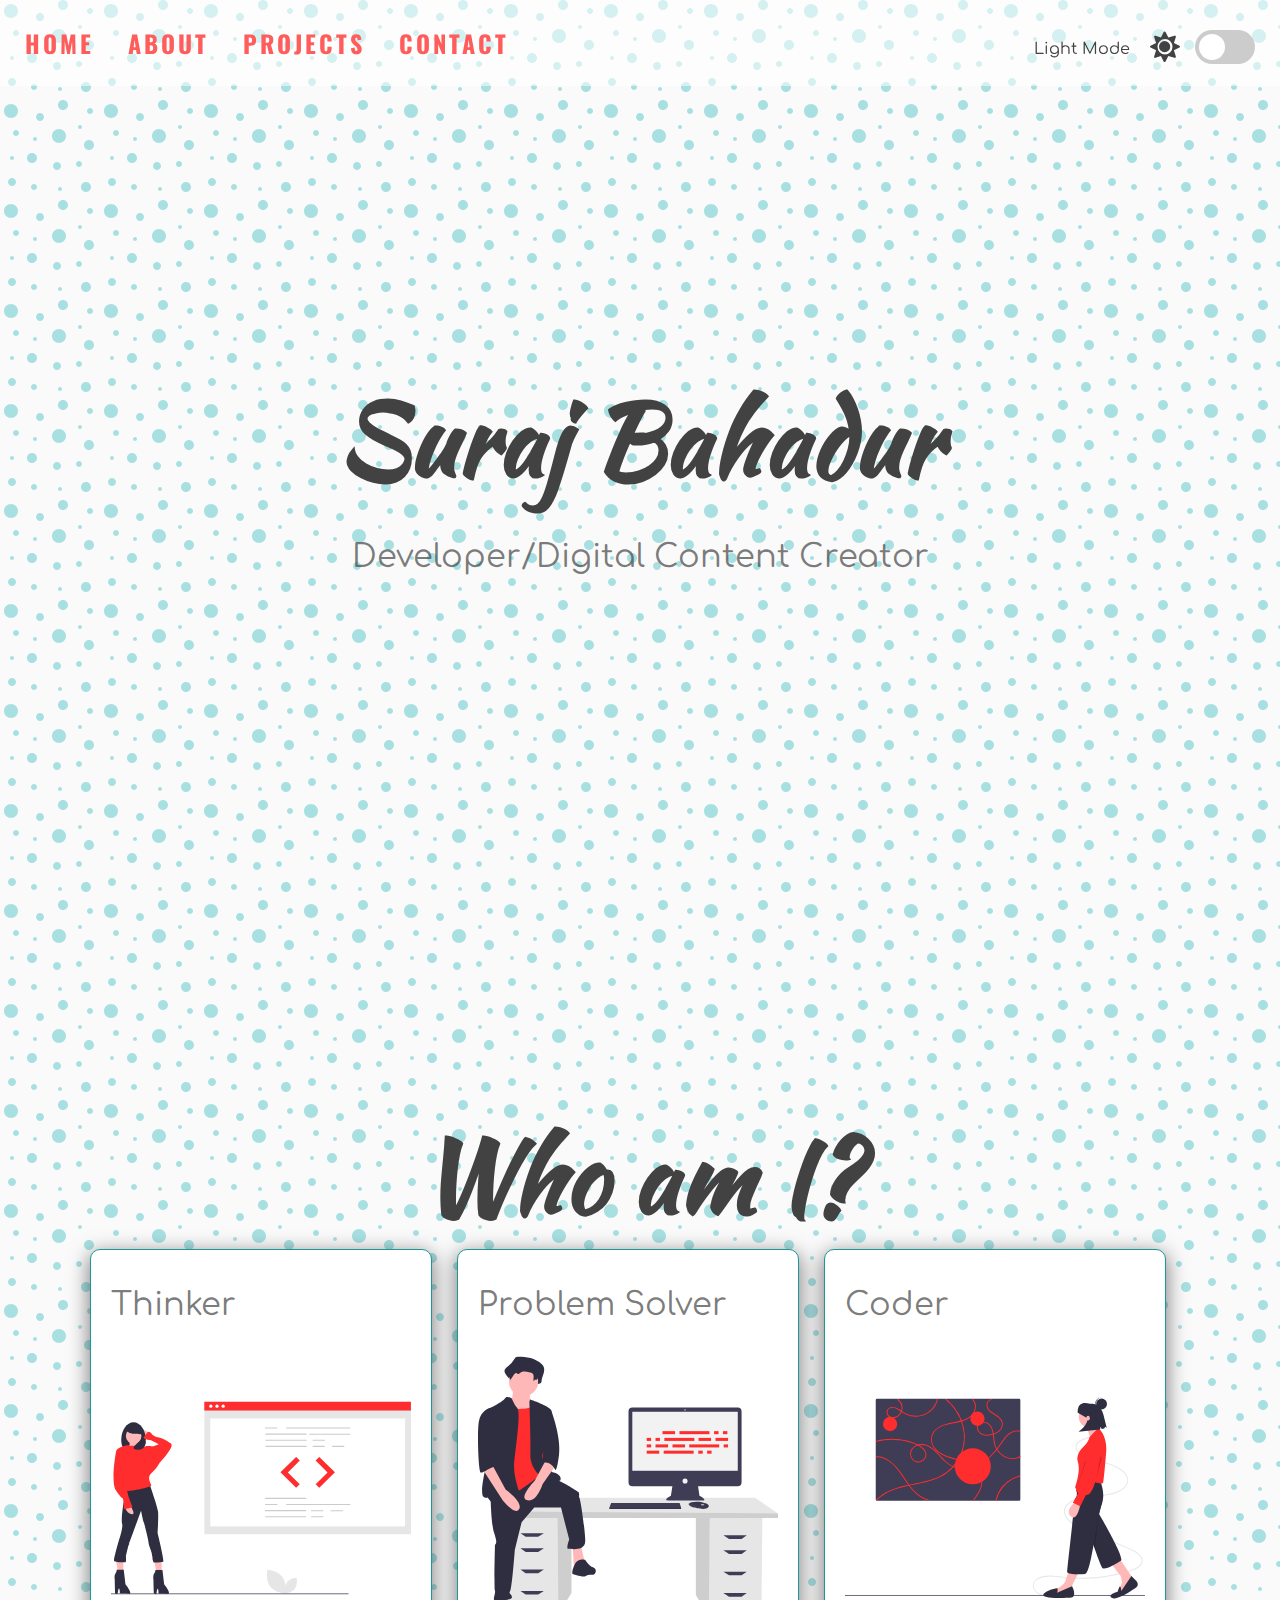
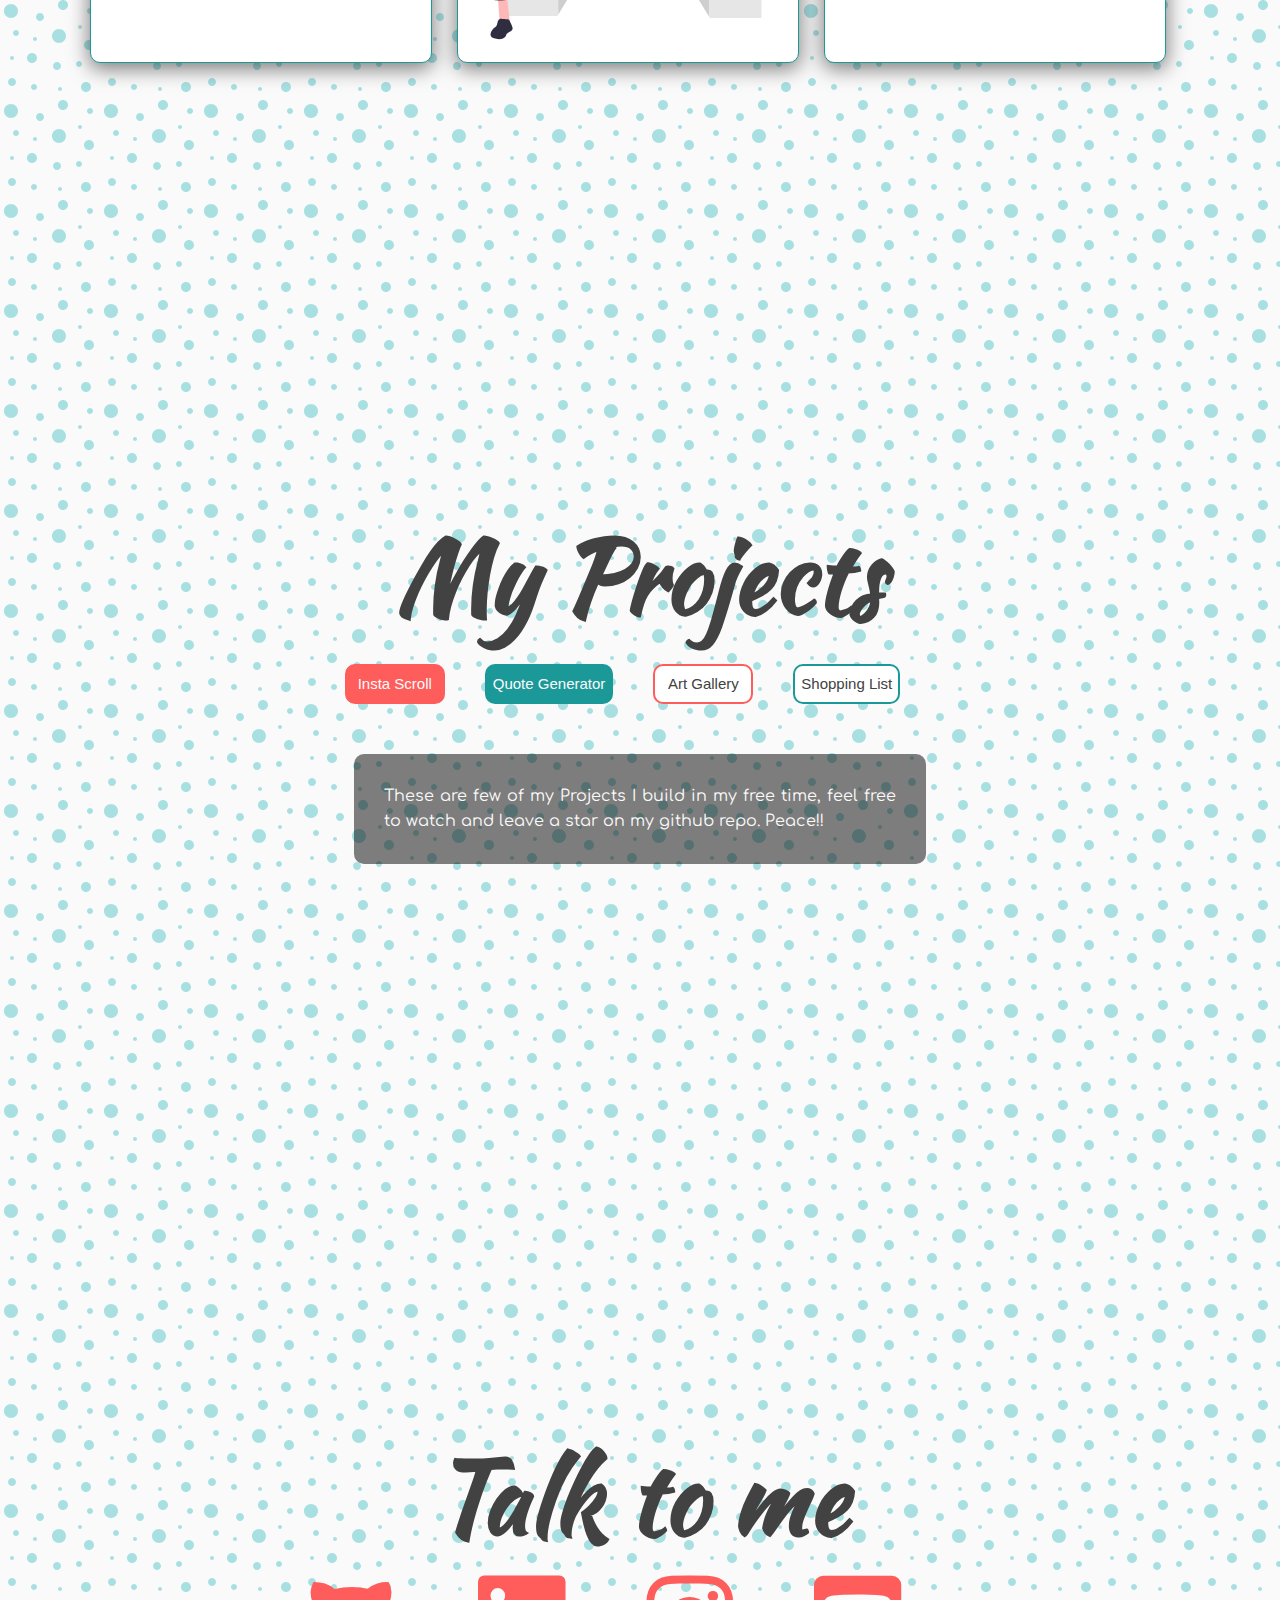
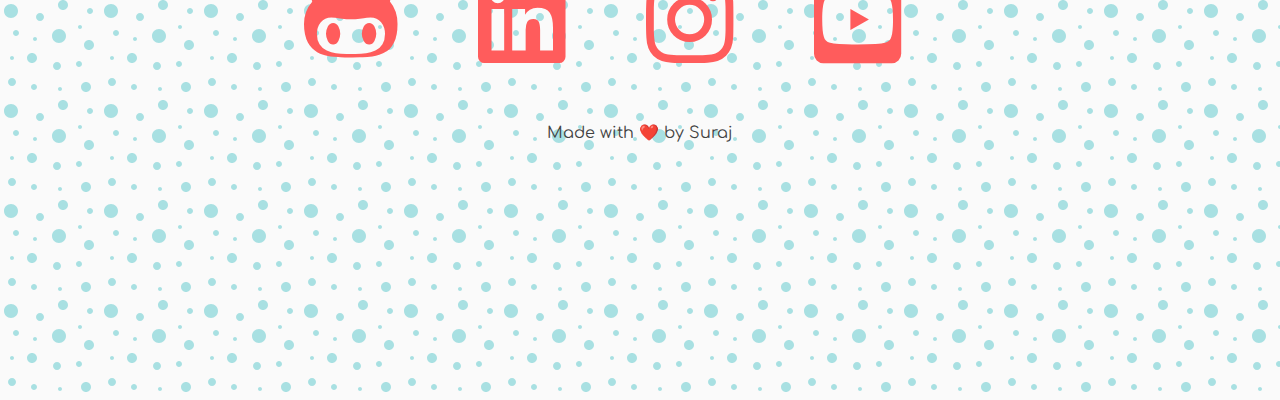
<file: dark-mode/index.html>
<!DOCTYPE html>
<html lang="en">
<head>
    <meta charset="UTF-8">
    <meta name="viewport" content="width=device-width, initial-scale=1.0">
    <title>Dark Mode</title>
    <link rel="icon" type="image/png" href="favicon.png">
    <link rel="stylesheet" href="https://cdnjs.cloudflare.com/ajax/libs/font-awesome/5.10.2/css/all.min.css"/>
    <link rel="stylesheet" href="style.css">
</head>
<body>

    <div class="theme-switch-wrapper">
        <span id="toggle-icon">
            <span class="toggle-text">Light Mode</span>
            <i class="fas fa-sun"></i>
        </span>
        <label class="theme-switch">
            <input type="checkbox">
            <div class="slider round"></div>
        </label>
    </div>

    <nav id="nav">
        <a href="#home">HOME</a>
        <a href="#about">ABOUT</a>
        <a href="#projects">PROJECTS</a>
        <a href="#contact">CONTACT</a>
    </nav>

    <section id="home">
        <div class="title-group">
            <h1>Suraj Bahadur</h1>
            <h2>Developer/Digital Content Creator</h2>
        </div>
    </section>

    <section id="about">
        <h1>Who am I?</h1>
        <div class="about-container">
            <div class="image-container">
                <h2>Thinker</h2>
                <img src="img/undraw_proud_coder_light.svg" alt="Proud" id="image1">
            </div>
            <div class="image-container">
                <h2>Problem Solver</h2>
                <img src="img/undraw_feeling_proud_light.svg" alt="Feelin" id="image2">
            </div>
            <div class="image-container">
                <h2>Coder</h2>
                <img src="img/undraw_conceptual_idea_light.svg" alt="Idea" id="image3">
            </div>


            
                
        </div>
    </section>

    <section id="projects">
        <h1>My Projects</h1>
        <div class="buttons">
            <a href="https://surajbahadur591.github.io/intermediate-js-projects/insta-scroll/" target="_blank"><button class="primary">Insta Scroll</button></a>

            <a href="https://surajbahadur591.github.io/intermediate-js-projects/quote-generator/" target="_blank"><button class="secondary">Quote Generator</button></a>

            <a href="https://surajbahadur591.github.io/anime-gallery/" target="_blank"><button class="outline">Art Gallery</button></a>

            <a href="https://surajbahadur591.github.io/shopping-list/" target="_blank"><button class="secondary outline">Shopping List</button></a>


            
            <!-- <button class="primary" disabled>Disabled</button> -->
            
            
            <!-- <button class="outline" disabled>Disabled</button> -->

        </div>

        <div class="text-box" id="text-box">
            <p>These are few of my Projects I build in my free time, feel free to watch and leave a star on my github repo. Peace!!</p>
        </div>
    </section>

    <section id="contact">
        <h1>Talk to me</h1>
        <div class="social-icons">
          <a href="https://github.com/surajbahadur591" target="_blank"><i class="fab fa-github-alt"></i> </a> 
          <a href="https://www.linkedin.com/in/surajbahadur/" target="_blank"><i class="fab fa-linkedin"></i> </a>
          <a href="https://www.instagram.com/surajbahadur58/" target="_blank"><i class="fab fa-instagram"></i> </a>
          <a href="https://www.youtube.com/SurajBahadur" target="_blank"><i class="fab fa-youtube-square"></i></i> </a> 
            
            
            
        </div>

        <h2 text-align = "centre"></h2>Made with ❤️ by Suraj</h2>
    </section>

    

    <!-- Script -->
    <script src="script.js"></script>
</body>
</html>
</file>
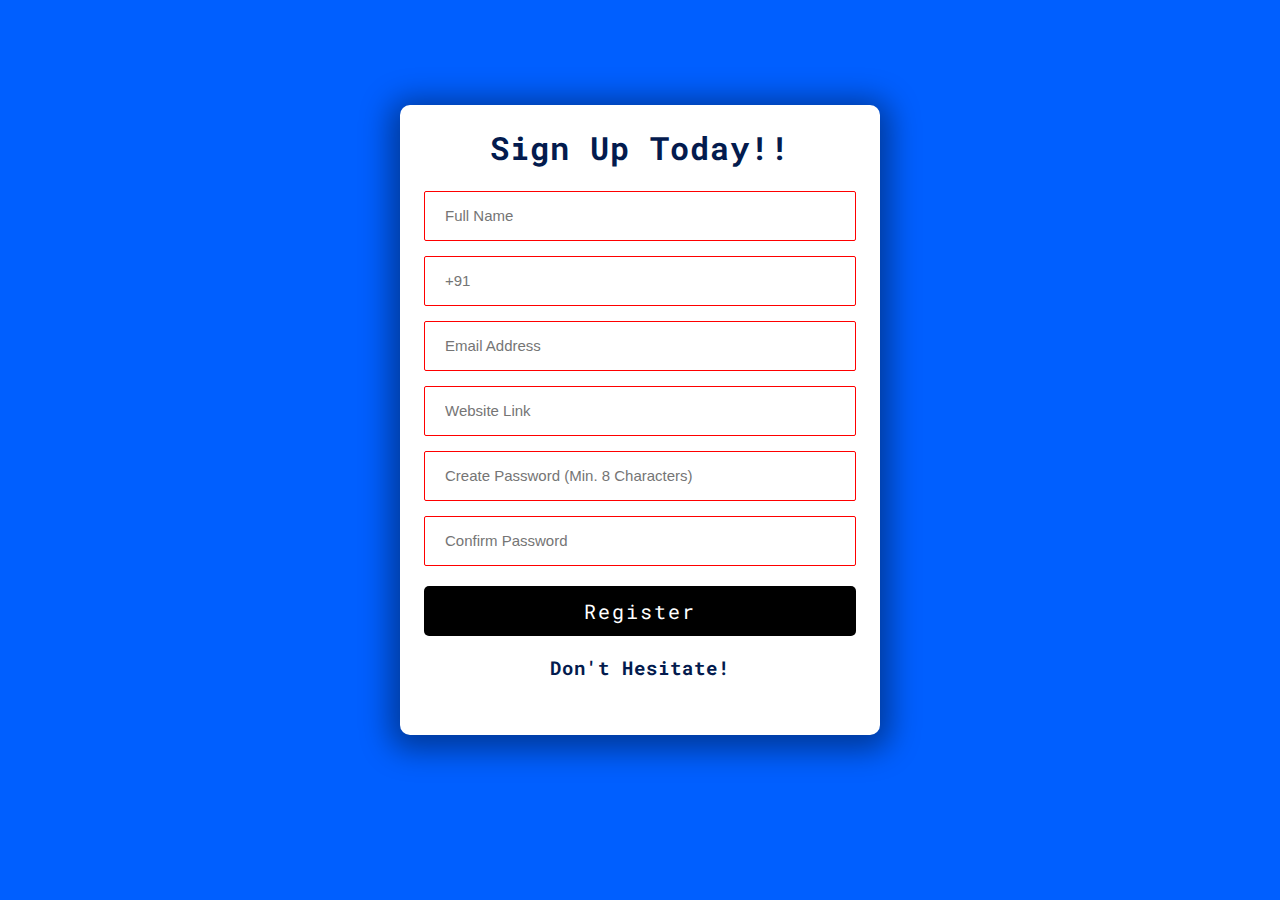
<file: form-validation/index.html>
<!DOCTYPE html>
<html lang="en">
<head>
    <meta charset="UTF-8">
    <meta name="viewport" content="width=device-width, initial-scale=1.0">
    <title>Form Validation</title>
    <link rel="icon" type="image/png" href="https://www.google.com/s2/favicons?domain=cdnjs.com">
    <!-- cdn from cdnjs.com -->
    <link rel="stylesheet" href="style.css">
    
</head>
<body>
    <!-- get logos/icon from fontawesome  -->
    <div class="container">
        <h1>Sign Up Today!!</h1>
        <form id="form" >
            <div class="form-group">
                <!-- <label for="name">Full Name</label> -->
                <input minlength="3" maxlength="100" required type="text" id="name" placeholder="Full Name">
           </div>
           <div class="form-group">
            <!-- <label for="phone">Phone Number</label> -->
            <input pattern="[0-9]{10}" required type="tel" id="phone" placeholder="+91">
       </div>

       <div class="form-group">
        <!-- <label for="email">Email Address</label> -->
        <input required type="email" id="email" placeholder="Email Address">
        </div>


        <div class="form-group">
            <!-- <label for="website">website</label> -->
            <input required type="url" id="website" placeholder="Website Link">
       </div>


       <div class="form-group">
        <!-- <label for="password1">Create Password</label> -->
        <input pattern="(?=.*[0-9])(?=.*[a-z])(?=.*[A-Z])(?=.*[!@#$%^&]).{8,32}$" required type="password" id="password1" placeholder="Create Password (Min. 8 Characters)"
        title="include atleast 1 Uppercase, atleast 1 lowercase, atleast one number and a special character ">
   </div>


   <div class="form-group">
    <!-- <label for="password2">Confirm Password</label> -->
    <input attern="(?=.*[0-9])(?=.*[a-z])(?=.*[A-Z])(?=.*[!@#$%^&]).{8,32}$" required type="password" id="password2" placeholder="Confirm Password">
</div>

<button type="submit">Register</button>

        </form>
        <!-- ERROR/SUCCESS -->
        <div id="message-container">
            <h3 id="message">Don't Hesitate!</h3>
        </div>
    </div>
    <script src="script.js"></script>
</body>
</html>
</file>
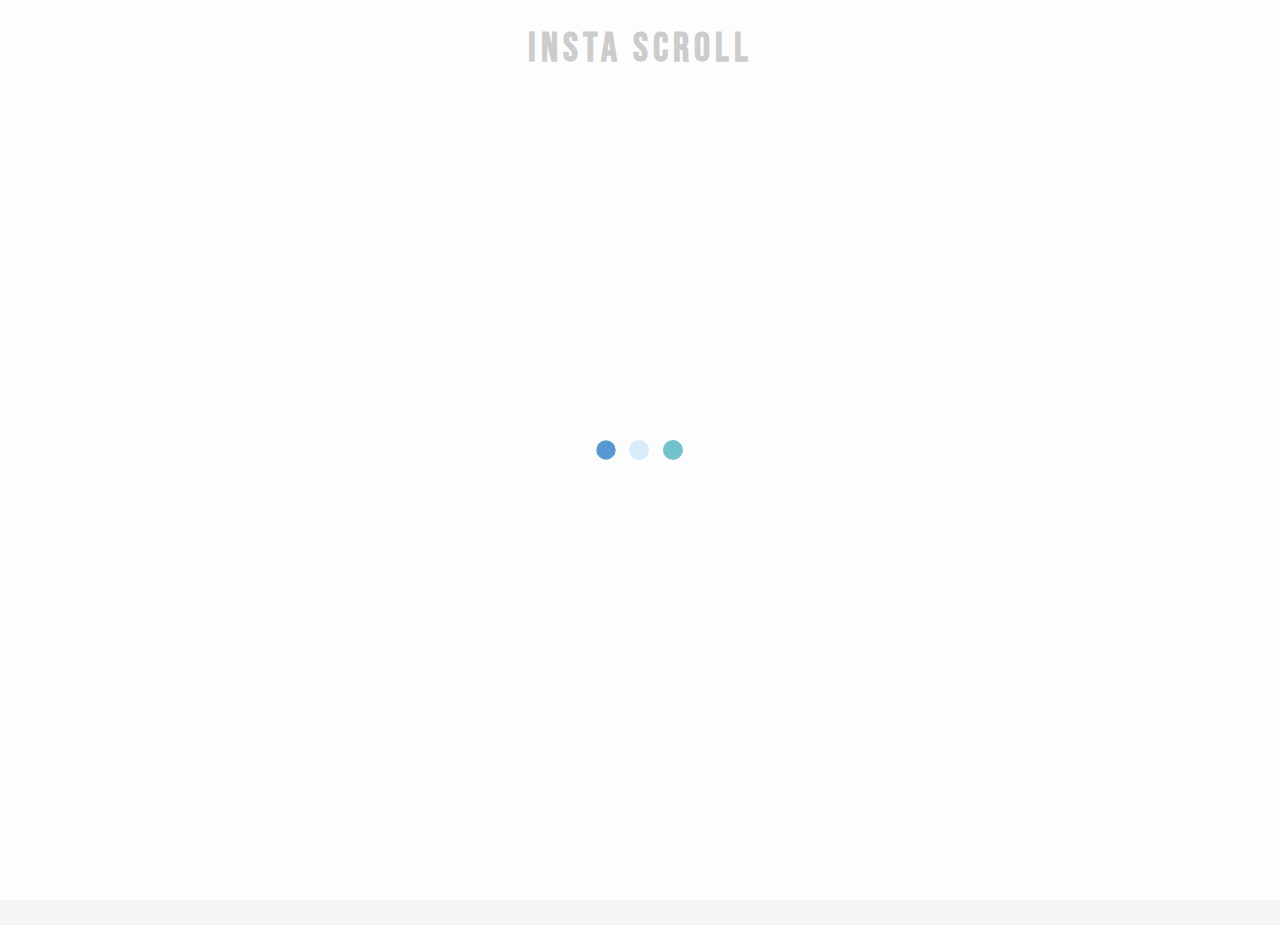
<file: insta-scroll/index.html>
<!DOCTYPE html>
<html lang="en">
<head>
    <meta charset="UTF-8">
    <meta name="viewport" content="width=device-width, initial-scale=1.0">
    <title>Insta Scroll</title>
    <link rel="icon" type="image/png" href="https://www.google.com/s2/favicons?domain=cdnjs.com">
    <!-- cdn from cdnjs.com -->
    <link href="https://fonts.googleapis.com/css2?family=Bebas+Neue&display=swap" rel="stylesheet">
    <link rel="stylesheet" href="style.css">
    
</head>
<body>
    <h1>INSTA SCROLL</h1>
    <div class="loader" id="loader">
        <img src="loader.svg" alt="loader">
    </div>

    <div class="image-container" id="image-container">
        
        
    </div>
   
    
    <script src="script.js"></script>
</body>
</html>
</file>
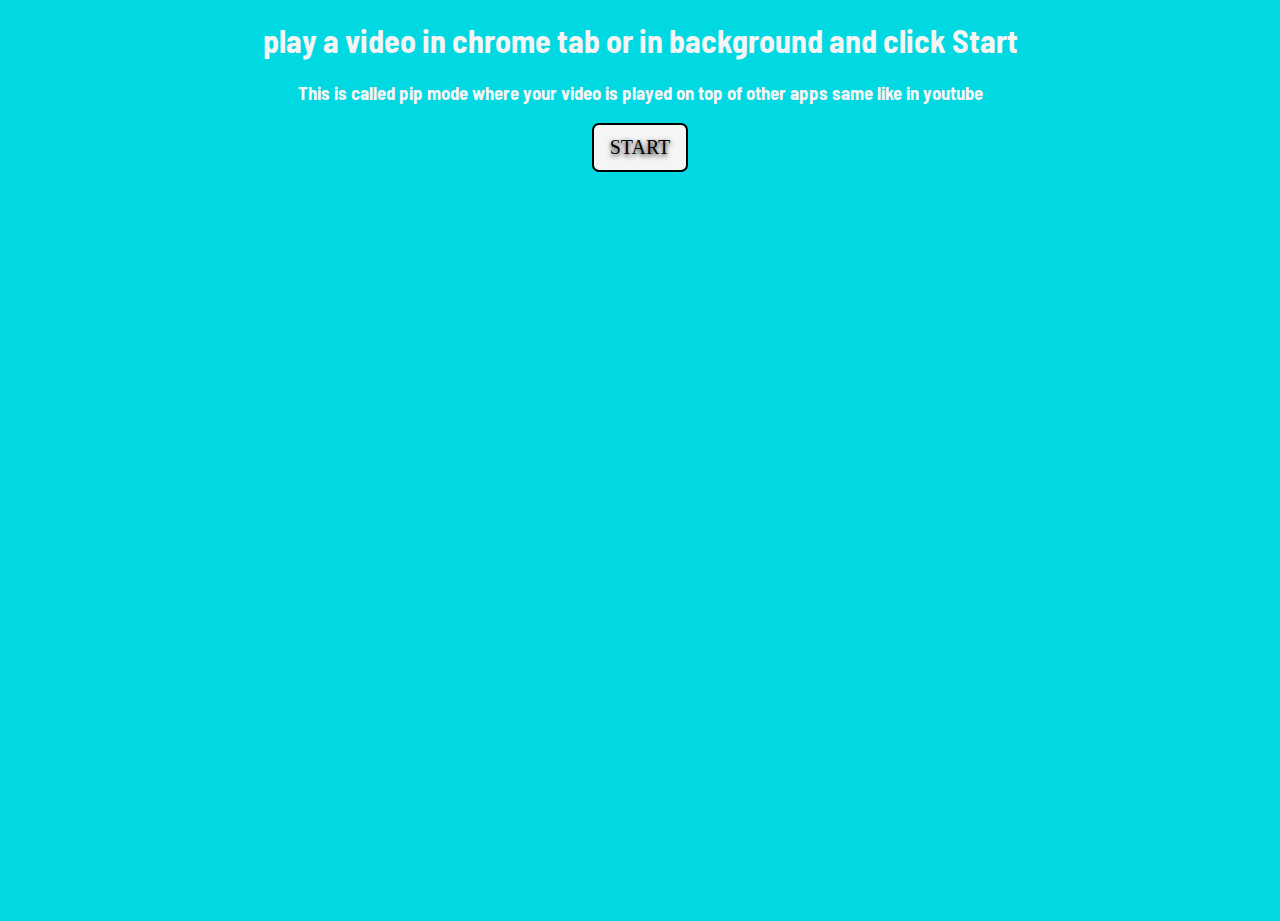
<file: picture-in-picture/index.html>
<!DOCTYPE html>
<html lang="en">
<head>
    <meta charset="UTF-8">
    <meta name="viewport" content="width=device-width, initial-scale=1.0">
    <title>Picture in Picture</title>
    <link rel="icon" type="image/png" href="https://www.google.com/s2/favicons?domain=cdnjs.com">
    <!-- cdn from cdnjs.com -->
    <link rel="stylesheet" href="style.css">
    
</head>
<body>

    <h1>play a video in chrome tab or in background and click Start</h1>
    <h3>This is called pip mode where your video is played on top of other apps same like in youtube</h3>
    
    <div class="con">
        <video src="" id="video" height="360" width="640" hidden></video>
    <br>

    <div class="button-container">
        <button id="button">
            START
        </button>
        <br>
    
    </div>
    
    </div>
    
   
    <script src="script.js"></script>
</body>
</html>
</file>
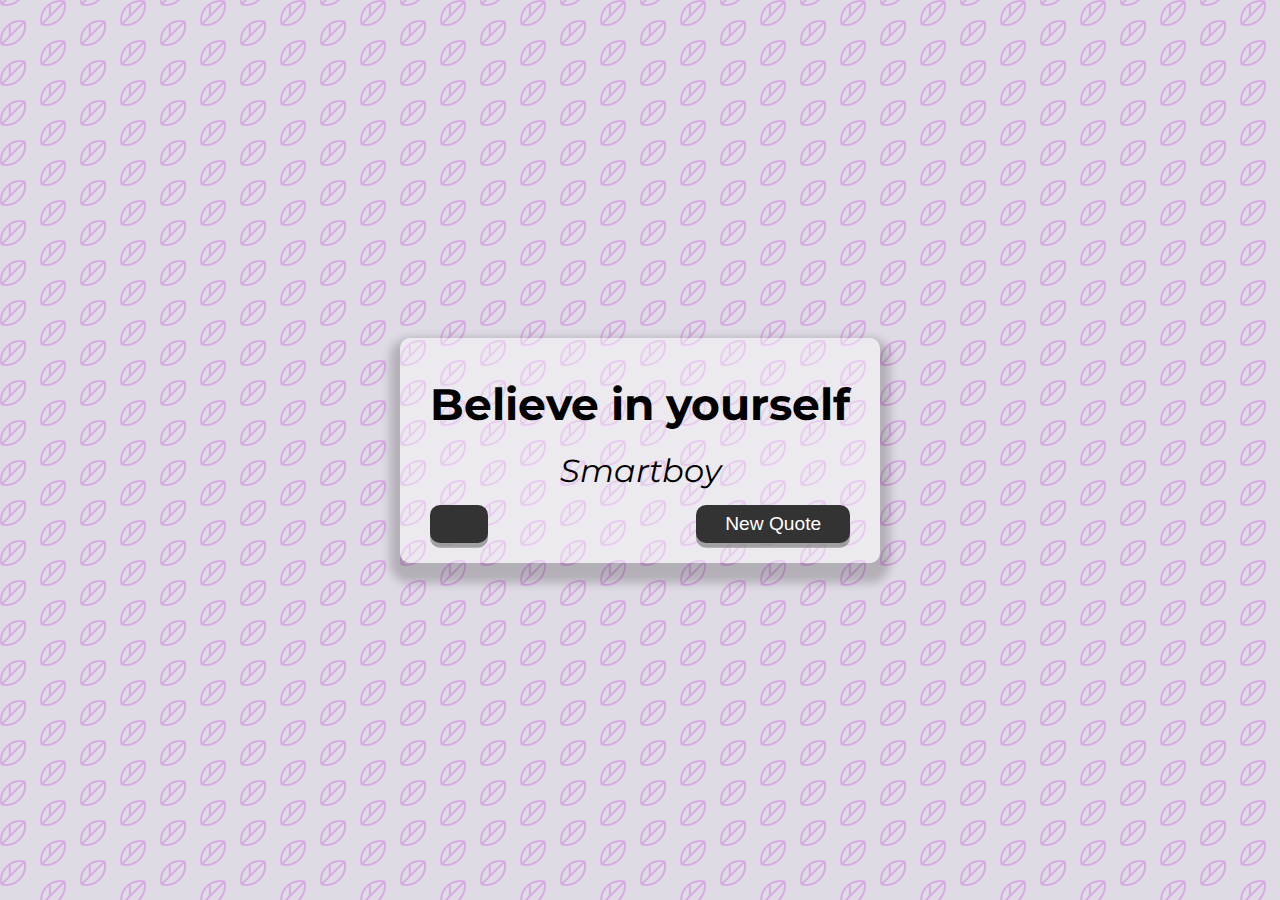
<file: quote-generator/index.html>
<!DOCTYPE html>
<html lang="en">
<head>
    <meta charset="UTF-8">
    <meta name="viewport" content="width=device-width, initial-scale=1.0">
    <title>Quote Generator</title>
    <link href="https://fonts.googleapis.com/css2?family=Montserrat&display=swap" rel="stylesheet">

    <link rel="icon" type="image/png" href="https://www.google.com/s2/favicons?domain=cdnjs.com">
    <!-- cdn from cdnjs.com -->
    <link rel="stylesheet" href="https://cdnjs.cloudflare.com/ajax/libs/font-awesome/5.14.0/css/all.min.css" integrity="sha512-1PKOgIY59xJ8Co8+NE6FZ+LOAZKjy+KY8iq0G4B3CyeY6wYHN3yt9PW0XpSriVlkMXe40PTKnXrLnZ9+fkDaog==" crossorigin="anonymous" />
    <link rel="stylesheet" href="style.css">
    
</head>
<body>
    <!-- get logos/icon from fontawesome  -->
    
    <div class="quote-container" id="quote-container">
        <div class="quote-text">
            <i class="fas fa-quote-left"></i>
            <span id="quote">Believe in yourself</span>
        </div>

        <div class="quote-author">
            <span id="author">Smartboy</span>
        </div>
        
        <div class="button-container">
            <button class="twitter-button" id="twitter-button" title="Tweet this!">
                <i class="fab fa-twitter"></i>
            </button>
            <button id="new-quote">New Quote</button>
        </div>
        
    </div>

    
    
    

    <script src="script.js"></script>
</body>
</html>
</file>
<file: dark-mode/style.css>
@import url('https://fonts.googleapis.com/css2?family=Comfortaa&family=Kaushan+Script&family=Oswald&display=swap');

:root {
  --primary-color: rgb(255, 92, 92);
  --primary-variant: #ff2d2d;
  --secondary-color: #1b9999;
  --on-primary: rgb(250, 250, 250);
  --on-background: rgb(66, 66, 66);
  --on-background-alt: rgba(66, 66, 66, 0.7);
  --background: rgb(255, 255, 255);
  --box-shadow: 0 5px 20px 1px rgba(0, 0, 0, 0.5);
}

[data-theme="dark"] {
  --primary-color: rgb(150, 65, 255);
  --primary-variant: #6c63ff;
  --secondary-color: #03dac5;
  --on-primary: #000;
  --on-background: rgba(255, 255, 255, 0.9);
  --on-background-alt: rgba(255, 255, 255, 0.7);
  --background: #121212;
}

html {
  box-sizing: border-box;
  scroll-behavior: smooth;
}

body {
  font-family: Comfortaa, sans-serif;
  color: var(--on-background);
  margin: 0;
  background-color: var(--background);
  background-color: var(--on-primary);
background-image: url("data:image/svg+xml,%3Csvg width='100' height='100' viewBox='0 0 100 100' xmlns='http://www.w3.org/2000/svg'%3E%3Cpath d='M11 18c3.866 0 7-3.134 7-7s-3.134-7-7-7-7 3.134-7 7 3.134 7 7 7zm48 25c3.866 0 7-3.134 7-7s-3.134-7-7-7-7 3.134-7 7 3.134 7 7 7zm-43-7c1.657 0 3-1.343 3-3s-1.343-3-3-3-3 1.343-3 3 1.343 3 3 3zm63 31c1.657 0 3-1.343 3-3s-1.343-3-3-3-3 1.343-3 3 1.343 3 3 3zM34 90c1.657 0 3-1.343 3-3s-1.343-3-3-3-3 1.343-3 3 1.343 3 3 3zm56-76c1.657 0 3-1.343 3-3s-1.343-3-3-3-3 1.343-3 3 1.343 3 3 3zM12 86c2.21 0 4-1.79 4-4s-1.79-4-4-4-4 1.79-4 4 1.79 4 4 4zm28-65c2.21 0 4-1.79 4-4s-1.79-4-4-4-4 1.79-4 4 1.79 4 4 4zm23-11c2.76 0 5-2.24 5-5s-2.24-5-5-5-5 2.24-5 5 2.24 5 5 5zm-6 60c2.21 0 4-1.79 4-4s-1.79-4-4-4-4 1.79-4 4 1.79 4 4 4zm29 22c2.76 0 5-2.24 5-5s-2.24-5-5-5-5 2.24-5 5 2.24 5 5 5zM32 63c2.76 0 5-2.24 5-5s-2.24-5-5-5-5 2.24-5 5 2.24 5 5 5zm57-13c2.76 0 5-2.24 5-5s-2.24-5-5-5-5 2.24-5 5 2.24 5 5 5zm-9-21c1.105 0 2-.895 2-2s-.895-2-2-2-2 .895-2 2 .895 2 2 2zM60 91c1.105 0 2-.895 2-2s-.895-2-2-2-2 .895-2 2 .895 2 2 2zM35 41c1.105 0 2-.895 2-2s-.895-2-2-2-2 .895-2 2 .895 2 2 2zM12 60c1.105 0 2-.895 2-2s-.895-2-2-2-2 .895-2 2 .895 2 2 2z' fill='%232db8be' fill-opacity='0.4' fill-rule='evenodd'/%3E%3C/svg%3E");
  }

section {
  min-height: 100vh;
  display: flex;
  justify-content: center;
  align-items: center;
  flex-direction: column;
}

h1 {
  font-family: Kaushan Script, sans-serif;
  font-size: 100px;
  margin-bottom: 0;
}

h2 {
  color: var(--on-background-alt);
  font-size: 32px;
  font-weight: normal;
}

/* Navigation */
nav {
  font-family: Oswald;
  z-index: 10;
  position: fixed;
  font-size: 24px;
  letter-spacing: 3px;
  padding: 25px;
  width: 100vw;
  background: rgb(255 255 255 / 50%);
}

a {
  margin-right: 25px;
  color: var(--primary-color);
  text-decoration: none;
  border-bottom: 3px solid transparent;
  font-weight: bold;
}

a:hover,
a:focus {
  color: var(--on-background);
  border-bottom: 3px solid;
}

/* Home Section */
.title-group {
  text-align: center;
}

/* About Section */
.about-container {
  display: flex;
}

.image-container {
  border: 1px solid var(--secondary-color);
  border-radius: 10px;
  padding: 10px 20px;
  margin-right: 25px;
  width: auto;
  background: var(--background);
  box-shadow: var(--box-shadow);
}

img {
  height: 300px;
  width: 300px;
}

/* Projects Section */
.buttons {
  margin-top: 15px;
  margin-bottom: 50px;
}

button {
  min-width: 100px;
  height: 40px;
  cursor: pointer;
  border-radius: 10px;
  margin-right: 10px;
  border: 2px solid var(--primary-color);
  font-size: 15px;
  outline: none;
}

button:disabled {
  opacity: 0.4;
  cursor: default;
}

button:hover:not(.outline) {
  filter: brightness(110%);
}

.primary {
  background: var(--primary-color);
  color: var(--on-primary);
}

.secondary {
  border: 2px solid var(--secondary-color);
}

.secondary,
.secondary:hover,
.outline.secondary:hover {
  background: var(--secondary-color);
  color: var(--on-primary);
}

.outline {
  background: var(--background);
  color: var(--on-background);
}

.outline:hover {
  background: var(--primary-color);
  color: var(--on-primary);
}

.text-box {
  width: 40%;
  text-align: justify;
  background: rgb(0 0 0 / 50%);
  color: var(--on-primary);
  border-radius: 10px;
  padding: 30px;
}

p {
  margin: 0;
  line-height: 25px;
}

/* Contact Section */
.fab {
  font-size: 100px;
  margin-right: 50px;
  cursor: pointer;
  color: var(--primary-color);
}

.fab:hover {
  color: var(--on-background);
}

/* Dark Mode Toggle */
.theme-switch-wrapper {
  display: flex;
  align-items: center;
  z-index: 100;
  position: fixed;
  right: 25px;
  top: 30px;
}

.theme-switch-wrapper span {
  margin-right: 10px;
  font-size: 1rem;
}

.toggle-text {
  position: relative;
  top: -4px;
  right: 5px;
  color: var(--on-background);
}

.theme-switch {
  display: inline-block;
  height: 34px;
  position: relative;
  width: 60px;
}

.theme-switch input {
  display: none;
}

.slider {
  background: #ccc;
  bottom: 0;
  cursor: pointer;
  left: 0;
  position: absolute;
  right: 0;
  top: 0;
  transition: 0.4s;
}

.slider::before {
  background: #fff;
  bottom: 4px;
  content: "";
  height: 26px;
  left: 4px;
  position: absolute;
  transition: 0.4s;
  width: 26px;
}

input:checked + .slider {
  background: var(--primary-color);
}

input:checked + .slider::before {
  transform: translateX(26px);
}

.slider.round {
  border-radius: 34px;
}

.slider.round::before {
  border-radius: 50%;
}

.fas {
  font-size: 30px;
  margin-right: 5px;
}
</file>
<file: form-validation/style.css>
@import url('https://fonts.googleapis.com/css2?family=Roboto+Mono&display=swap');

html {
    box-sizing:border-box;

}
body {
    margin: 15px;
    min-height: 90vh;
    font-family: 'Roboto Mono', monospace;
    letter-spacing: 1px;
    display: flex;
    justify-content: center;
    align-items: center;
    background-color: #005FFF;   
}

.container {
    width: 480px;
    height: 630px;
    background: white;
    display: flex;
    flex-direction: column;
    align-items: center;
    color: #031B4E;
    border-radius: 10px;
    box-shadow: 0 5px 30px 10px rgba(0, 0, 0, 0.4);
}

form {
    width: 90%;

}

.form-group {
    height: 65px;
}

label {
    position: relative;
    bottom: 3px;

}

input {
    width: 100% ;
    height: 50px;
    padding: 20px;
    font-size: 15px;
    border: 1px solid gainsboro;
    border-radius: 2px;
    outline: none;
    box-sizing: border-box;
    transition: all 0.3;
}

input:valid {
    border: 1px solid green;
}

input:invalid {
    border: 1px solid red;
}

button{
    cursor: pointer;
    color: white;
    background-color: black;
    border: none;
    border-radius: 5px;
    width: 100%;
    height: 50px;
    font-family: 'Roboto Mono', monospace;
    font-size: 20px;
    letter-spacing: 2px;
    margin-top: 5px;
}

button:hover {
    filter: brightness(200%);
    color: lavender;
}

button:focus {
    outline: none;
}
</file>
<file: insta-scroll/style.css>
html {
    box-sizing:border-box;

}
body {
    background-color: whitesmoke;
    margin: 0px;
    min-height: 100vh;
    font-family: 'Bebas Neue', cursive;
}

h1 {
    text-align: center;
    margin-top: 25px;
    margin-bottom: 15px;
    font-size: 40px;
    letter-spacing: 5px;
}

.loader {
    position: fixed;
    top:0;
    bottom: 0;
    left: 0;
    right: 0;
    background: rgba(255,255,255,0.8);
    /* text-align: center; */
}

.loader img {
    position: fixed;
    top: 50%;
    left: 50%;
    transform: translate(-50%, -50%);
}

.image-container {
    margin: 10px 30%;
}

.image-container img {
    width: 100%;
    margin-top: 30px;
}

@media screen and (max-width : 600px){
    h1 { 
        font-size: 20px;
    }
    .image-container {
        margin: 10px;
    }
}
</file>
<file: picture-in-picture/style.css>
@import url('https://fonts.googleapis.com/css2?family=Barlow+Semi+Condensed&display=swap');

html {
    box-sizing:border-box;

}
body {
    color: whitesmoke;
    font-family: 'Barlow Semi Condensed', sans-serif;
    margin: 0px;
    min-height: 100vh;
    /* display: flex; */
    justify-content: center;
    text-align: center;
    align-items: center;
    background-color: #00D9E1;
}

.con {
    display: flex;
    justify-content: center;
    align-items: center;
}

.button-container {
    border: 2px solid black;
    padding: 10px;
    border-radius: 7px;
    background-color: whitesmoke;
    /* box-shadow: inset 0 20px 4px -19px; */
}

button {
    cursor: pointer;
    outline: none;
    border: none;
    background-color: whitesmoke;
    /* background-color: yellow; */
    font-family: Barlow;
    font-size: 20px;
    text-shadow: 0 2px 5px black;
}

button:hover {
    font-size: 22px;
}

button:active {
    transform: translateY(3px);
}
</file>
<file: quote-generator/style.css>
html {
    box-sizing:border-box;

}
body {
    font-family: 'Montserrat', sans-serif;
    color: black;
    font-weight: 700;
    text-align: center;
    display: flex;
    align-items: center;
    justify-content: center;
    margin: 0px;
    min-height: 100vh;
    background-color: #DFDBE5; 
    background-image: url("data:image/svg+xml,%3Csvg xmlns='http://www.w3.org/2000/svg' viewBox='0 0 80 40' width='80' height='40'%3E%3Cpath fill='%23cc62df' fill-opacity='0.4' d='M0 40a19.96 19.96 0 0 1 5.9-14.11 20.17 20.17 0 0 1 19.44-5.2A20 20 0 0 1 20.2 40H0zM65.32.75A20.02 20.02 0 0 1 40.8 25.26 20.02 20.02 0 0 1 65.32.76zM.07 0h20.1l-.08.07A20.02 20.02 0 0 1 .75 5.25 20.08 20.08 0 0 1 .07 0zm1.94 40h2.53l4.26-4.24v-9.78A17.96 17.96 0 0 0 2 40zm5.38 0h9.8a17.98 17.98 0 0 0 6.67-16.42L7.4 40zm3.43-15.42v9.17l11.62-11.59c-3.97-.5-8.08.3-11.62 2.42zm32.86-.78A18 18 0 0 0 63.85 3.63L43.68 23.8zm7.2-19.17v9.15L62.43 2.22c-3.96-.5-8.05.3-11.57 2.4zm-3.49 2.72c-4.1 4.1-5.81 9.69-5.13 15.03l6.61-6.6V6.02c-.51.41-1 .85-1.48 1.33zM17.18 0H7.42L3.64 3.78A18 18 0 0 0 17.18 0zM2.08 0c-.01.8.04 1.58.14 2.37L4.59 0H2.07z'%3E%3C/path%3E%3C/svg%3E");

}
.quote-container {
    width: auto;
    max-width: 900px;
    padding: 20px 30px;
    border-radius: 10px;
    background-color: rgba(255,255,255,0.4);
    box-shadow: 0 10px 10px 10px rgba(0, 0, 0, 0.2);
}

.quote-text {
    font-size: 2.75rem;
}

.long-quote {
    font-size: 1.5rem;
}

.fa-quote-left {
    font-size: 4rem ;
}

.quote-author{
    margin-top: 15px;
    font-size: 2rem;
    font-weight: 400;
    font-style: italic;

}
.button-container {
    margin-top: 15px;
    display: flex;
    justify-content: space-between;
}
button {
    cursor: pointer;
    font-size: 1.2rem;
    border: none;
    border-radius: 10px;
    color: white;
    background-color: #333;
    outline: none;
    padding: 0.5rem 1.8rem;
    box-shadow: 0 0.3rem rgba(121, 121, 121, 0.65);
}
button:hover{
    filter: brightness(150%);
}

button:active{
    transform: translate(0 , 0.3rem);
    box-shadow: 0 0.1rem rgba(255,255,255,0.65) ;
}

.twitter-button:hover{
    color: #38a1f3;
}
/* .fa-twitter{
    font-size: 1.5rem ;
} */






@media screen and (max-width : 1000px) {
    .quote-container {
        margin: auto 10px;
    }

    .quote-text {
        font-size: 2.5rem;
    }


}
</file>
